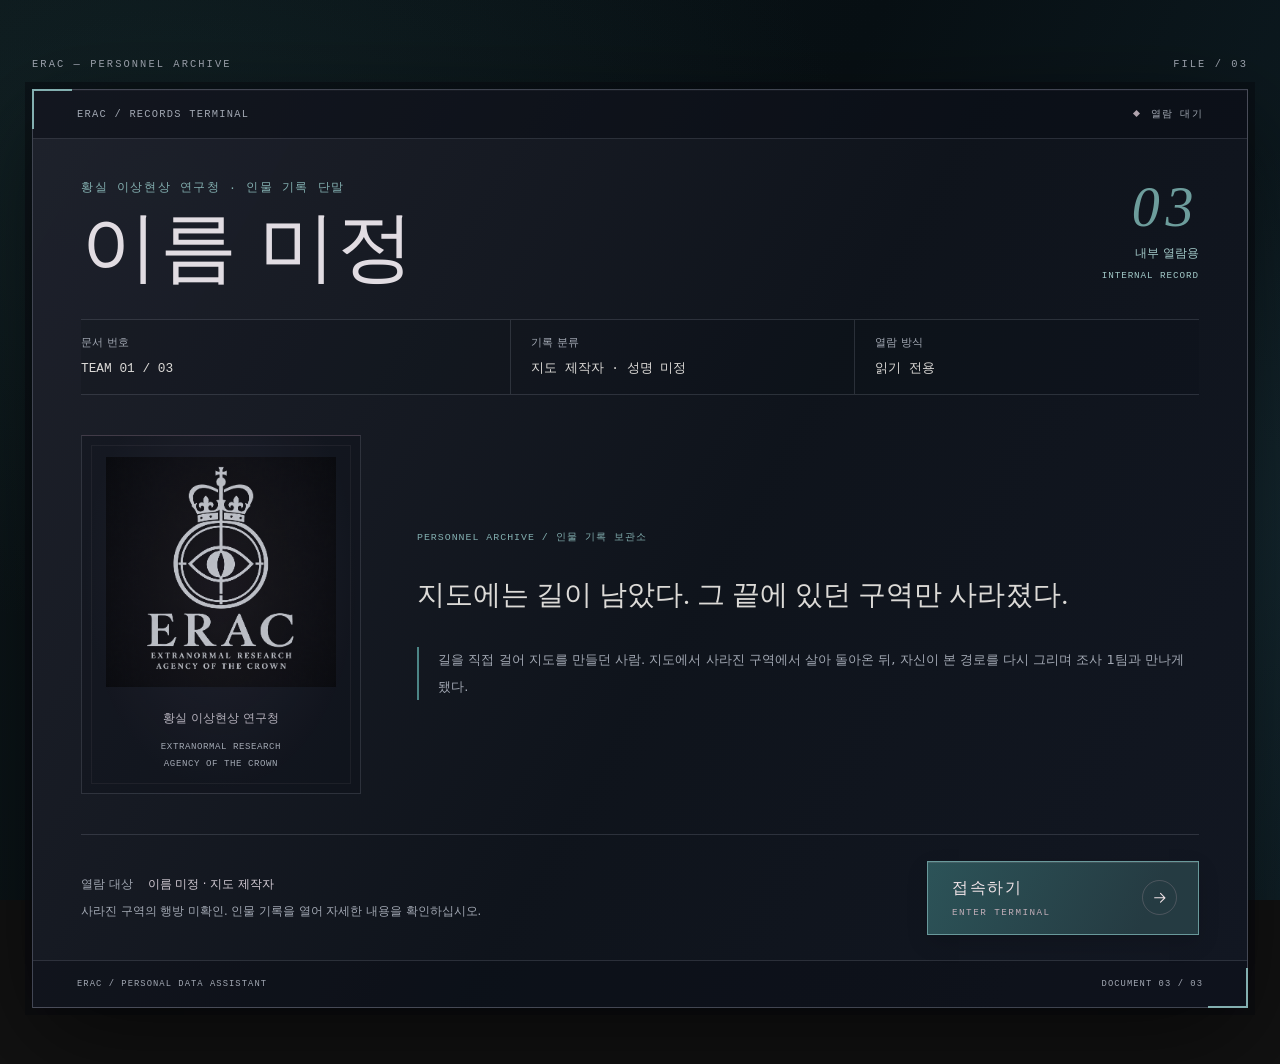
<file: index.html>
<!doctype html>
<html lang="ko">
  <head>
    <meta charset="utf-8" />
    <meta name="viewport" content="width=device-width, initial-scale=1" />
    <meta name="description" content="지도에서 사라진 구역에서 살아 돌아와 ERAC 조사 1팀에 합류한 지도 제작자의 인물 기록." />
    <meta name="theme-color" content="#0a1012" />
    <link rel="stylesheet" href="styles.css?v=archive-3" />
    <title>이름 미정 · 지도 제작자 인물 기록</title>
  </head>
  <body class="entry-page">
    <a class="skip-link" href="#terminal-title">본문으로 건너뛰기</a>
    <main class="entry-shell">
      <div class="archive-rail" aria-hidden="true"><span>ERAC — PERSONNEL ARCHIVE</span><span>FILE / 03</span></div>
      <section class="pda-document" aria-labelledby="terminal-title">
        <header class="document-bar"><span>ERAC / RECORDS TERMINAL</span><span class="document-status"><span aria-hidden="true"></span>열람 대기</span></header>
        <div class="document-heading"><div><p class="document-kicker">황실 이상현상 연구청 · 인물 기록 단말</p><h1 id="terminal-title" class="pending-title">이름 미정</h1></div><span class="document-stamp"><span class="stamp-number" aria-hidden="true">03</span>내부 열람용<br /><span lang="en">INTERNAL RECORD</span></span></div>
        <dl class="document-metadata"><div><dt>문서 번호</dt><dd>TEAM 01 / 03</dd></div><div><dt>기록 분류</dt><dd>지도 제작자 · 성명 미정</dd></div><div><dt>열람 방식</dt><dd>읽기 전용</dd></div></dl>
        <div class="document-body">
          <figure class="document-seal"><img src="assets/erac-logo.png" width="1254" height="1254" alt="ERAC 황실 이상현상 연구청 문장" decoding="async" /><figcaption>황실 이상현상 연구청<span lang="en">EXTRANORMAL RESEARCH<br />AGENCY OF THE CROWN</span></figcaption></figure>
          <div class="opening"><p class="document-kicker">PERSONNEL ARCHIVE / 인물 기록 보관소</p><blockquote class="case-quote" lang="ko"><p>지도에는 길이 남았다. 그 끝에 있던 구역만 사라졌다.</p></blockquote><p class="opening-translation">길을 직접 걸어 지도를 만들던 사람. 지도에서 사라진 구역에서 살아 돌아온 뒤, 자신이 본 경로를 다시 그리며 조사 1팀과 만나게 됐다.</p></div>
        </div>
        <div class="document-access"><p class="access-notice">열람 대상 <strong>이름 미정 · 지도 제작자</strong><span>사라진 구역의 행방 미확인. 인물 기록을 열어 자세한 내용을 확인하십시오.</span></p><a class="access-button" href="profile.html" aria-label="접속하기"><span class="access-copy"><span class="access-label">접속하기</span><span class="access-caption" aria-hidden="true">ENTER TERMINAL</span></span><span class="access-arrow" aria-hidden="true"><svg viewBox="0 0 24 24" fill="none"><path d="M5 12h14m-6-6 6 6-6 6" stroke="currentColor" stroke-width="1.5" stroke-linecap="round" stroke-linejoin="round" /></svg></span></a></div>
        <div class="document-end"><span>ERAC / PERSONAL DATA ASSISTANT</span><span>DOCUMENT 03 <span aria-hidden="true">/</span> 03</span></div>
      </section>
    </main>
  </body>
</html>
</file>
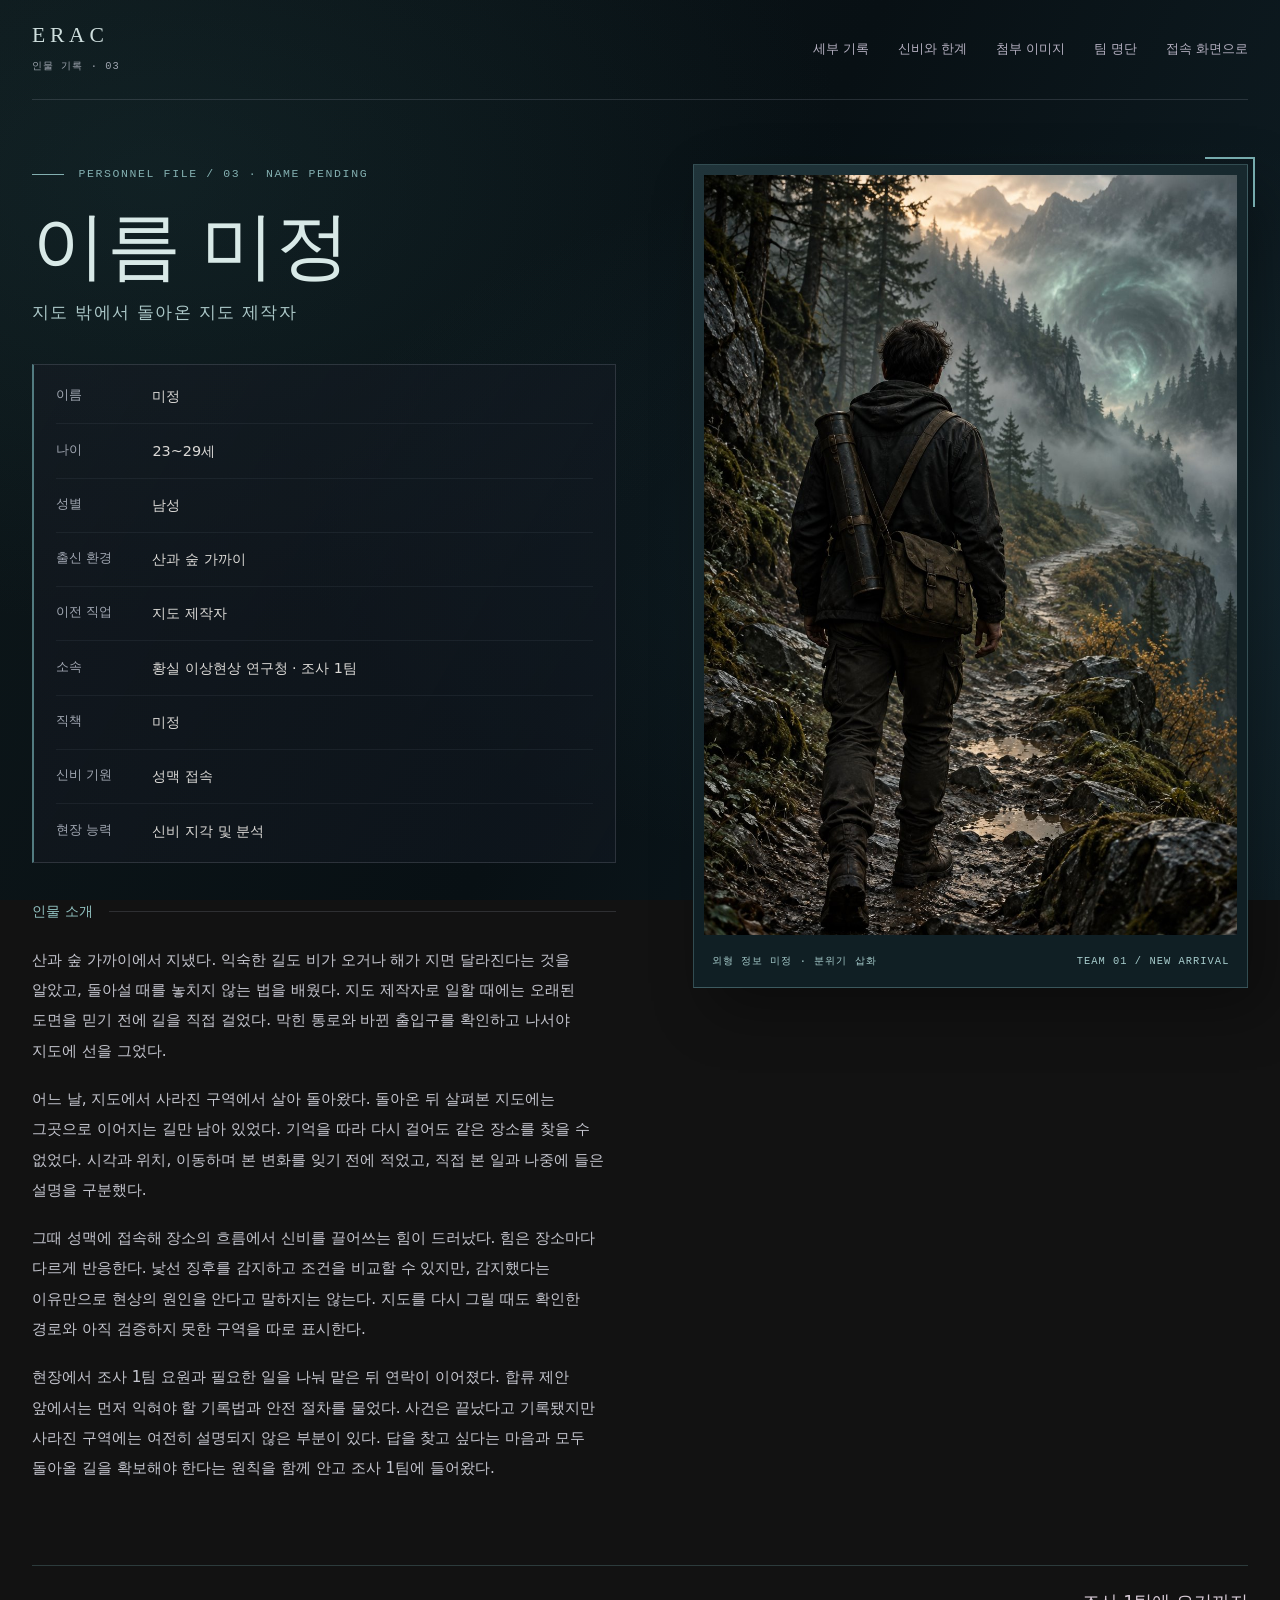
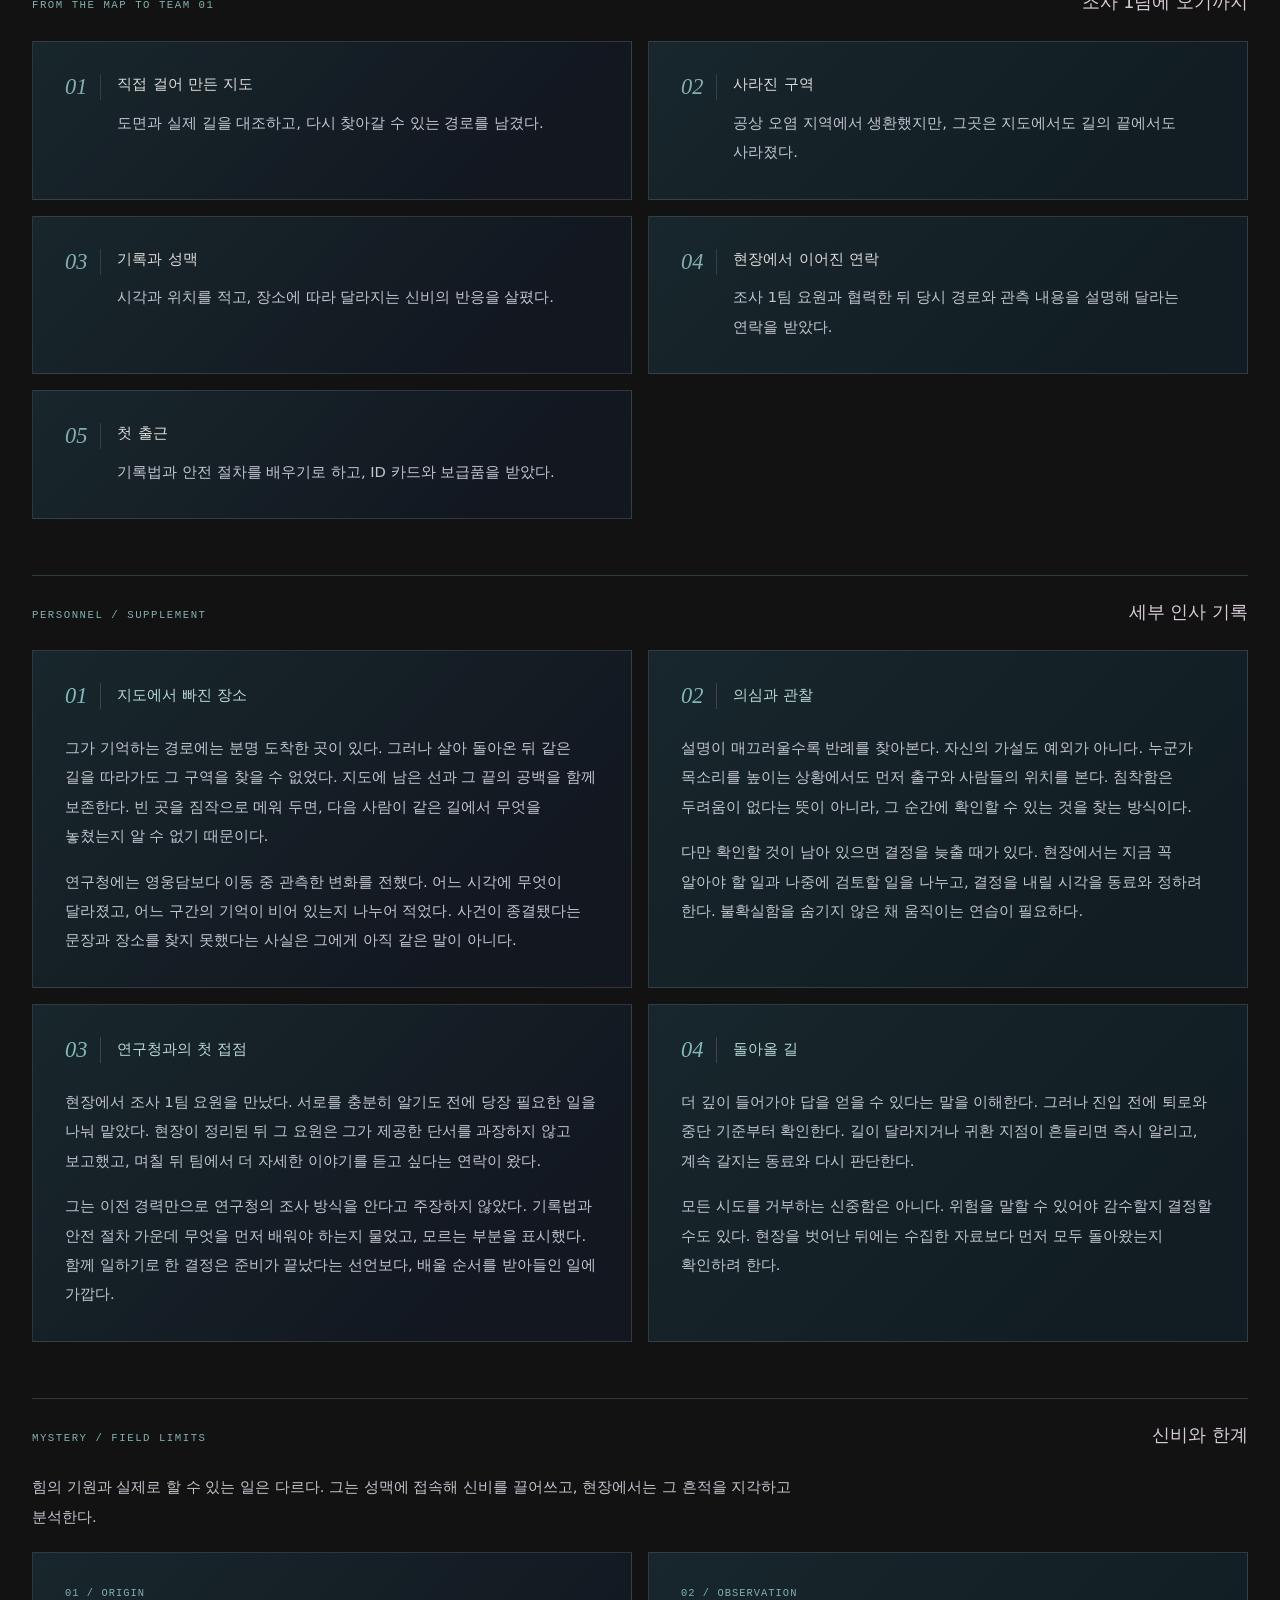
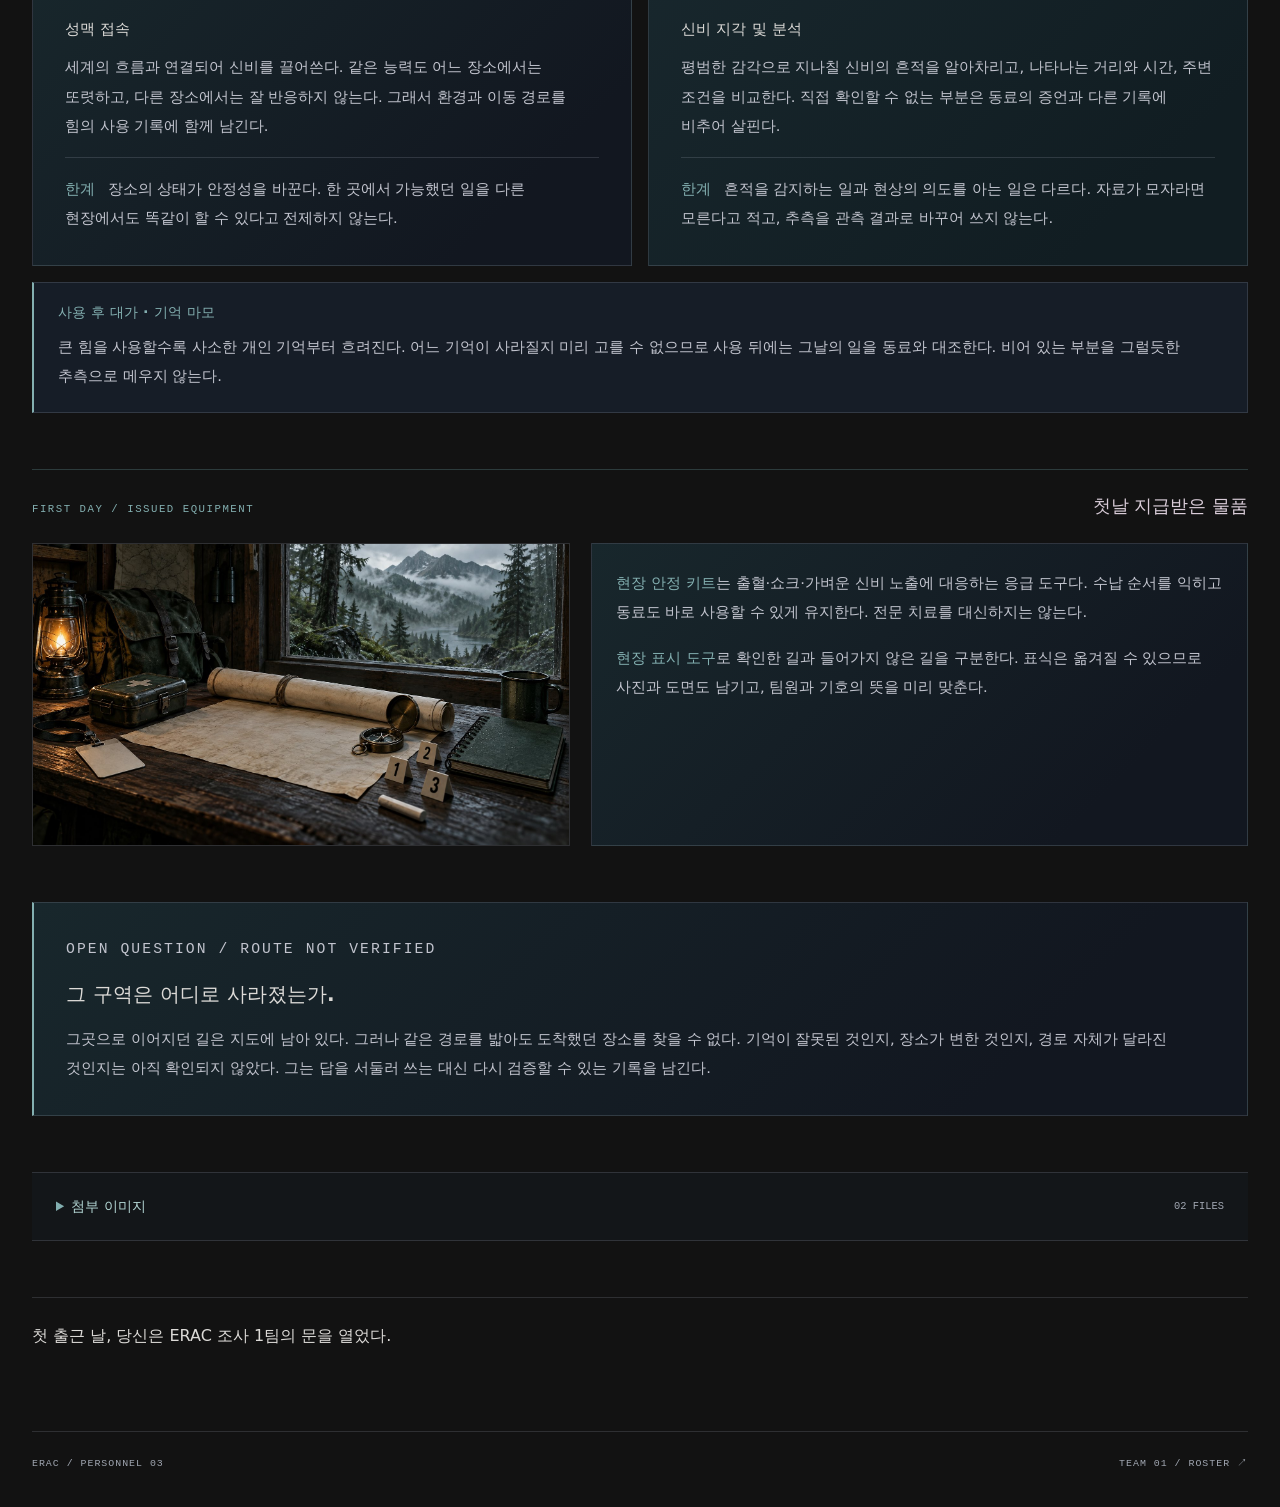
<file: profile.html>
<!doctype html>
<html lang="ko">
  <head>
    <meta charset="utf-8" />
    <meta name="viewport" content="width=device-width, initial-scale=1" />
    <meta name="description" content="지도에서 사라진 구역에서 살아 돌아와 ERAC 조사 1팀에 합류한 지도 제작자의 인물 기록." />
    <meta name="theme-color" content="#0a1012" />
    <link rel="stylesheet" href="styles.css?v=archive-3" />
    <title>이름 미정 · 지도 제작자 인물 기록</title>
  </head>
  <body class="profile-page">
    <a class="skip-link" href="#profile-title">본문으로 건너뛰기</a>
    <main class="shell">
      <header class="topbar" aria-label="인물 기록">
        <a class="brand" href="./" aria-label="접속 화면으로 돌아가기">ERAC<span class="brand-subtitle">인물 기록 · 03</span></a>
        <nav class="header-nav" aria-label="주 메뉴">
          <a class="exit-link" href="#personnel-detail">세부 기록</a>
          <a class="exit-link" href="#abilities">신비와 한계</a>
          <a class="exit-link" href="#attachments">첨부 이미지</a>
          <a class="exit-link" href="https://castorice-sa.github.io/Team01-Roster/">팀 명단</a>
          <a class="exit-link" href="./">접속 화면으로</a>
        </nav>
      </header>
      <section class="intro" aria-labelledby="profile-title">
        <div class="profile-copy">
          <p class="eyebrow">PERSONNEL FILE / 03 · NAME PENDING</p>
          <h1 id="profile-title">이름 미정</h1>
          <p class="character-name">지도 밖에서 돌아온 지도 제작자</p>

          <dl class="record-fields">
            <div><dt>이름</dt><dd>미정</dd></div>
            <div><dt>나이</dt><dd>23~29세</dd></div>
            <div><dt>성별</dt><dd>남성</dd></div>
            <div><dt>출신 환경</dt><dd>산과 숲 가까이</dd></div>
            <div><dt>이전 직업</dt><dd>지도 제작자</dd></div>
            <div><dt>소속</dt><dd>황실 이상현상 연구청 · 조사 1팀</dd></div>
            <div><dt>직책</dt><dd>미정</dd></div>
            <div><dt>신비 기원</dt><dd>성맥 접속</dd></div>
            <div><dt>현장 능력</dt><dd>신비 지각 및 분석</dd></div>
          </dl>

          <div class="profile-bio">
            <h2>인물 소개</h2>
            <p>산과 숲 가까이에서 지냈다. 익숙한 길도 비가 오거나 해가 지면 달라진다는 것을 알았고, 돌아설 때를 놓치지 않는 법을 배웠다. 지도 제작자로 일할 때에는 오래된 도면을 믿기 전에 길을 직접 걸었다. 막힌 통로와 바뀐 출입구를 확인하고 나서야 지도에 선을 그었다.</p>
            <p>어느 날, 지도에서 사라진 구역에서 살아 돌아왔다. 돌아온 뒤 살펴본 지도에는 그곳으로 이어지는 길만 남아 있었다. 기억을 따라 다시 걸어도 같은 장소를 찾을 수 없었다. 시각과 위치, 이동하며 본 변화를 잊기 전에 적었고, 직접 본 일과 나중에 들은 설명을 구분했다.</p>
            <p>그때 성맥에 접속해 장소의 흐름에서 신비를 끌어쓰는 힘이 드러났다. 힘은 장소마다 다르게 반응한다. 낯선 징후를 감지하고 조건을 비교할 수 있지만, 감지했다는 이유만으로 현상의 원인을 안다고 말하지는 않는다. 지도를 다시 그릴 때도 확인한 경로와 아직 검증하지 못한 구역을 따로 표시한다.</p>
            <p>현장에서 조사 1팀 요원과 필요한 일을 나눠 맡은 뒤 연락이 이어졌다. 합류 제안 앞에서는 먼저 익혀야 할 기록법과 안전 절차를 물었다. 사건은 끝났다고 기록됐지만 사라진 구역에는 여전히 설명되지 않은 부분이 있다. 답을 찾고 싶다는 마음과 모두 돌아올 길을 확보해야 한다는 원칙을 함께 안고 조사 1팀에 들어왔다.</p>
          </div>
        </div>
        <figure class="portrait">
          <img src="assets/cartographer-back.jpg" alt="산길에 선 남성의 뒷모습을 그린 분위기 삽화. 실제 외형은 아직 정해지지 않았다." width="1024" height="1536" decoding="async" />
          <figcaption><span>외형 정보 미정 · 분위기 삽화</span><span>TEAM 01 / NEW ARRIVAL</span></figcaption>
        </figure>
      </section>

      <section class="story-route" aria-labelledby="route-title">
        <div class="detail-heading"><p class="eyebrow">FROM THE MAP TO TEAM 01</p><h2 id="route-title">조사 1팀에 오기까지</h2></div>
        <ol>
          <li><span>01</span><div><h3>직접 걸어 만든 지도</h3><p>도면과 실제 길을 대조하고, 다시 찾아갈 수 있는 경로를 남겼다.</p></div></li>
          <li><span>02</span><div><h3>사라진 구역</h3><p>공상 오염 지역에서 생환했지만, 그곳은 지도에서도 길의 끝에서도 사라졌다.</p></div></li>
          <li><span>03</span><div><h3>기록과 성맥</h3><p>시각과 위치를 적고, 장소에 따라 달라지는 신비의 반응을 살폈다.</p></div></li>
          <li><span>04</span><div><h3>현장에서 이어진 연락</h3><p>조사 1팀 요원과 협력한 뒤 당시 경로와 관측 내용을 설명해 달라는 연락을 받았다.</p></div></li>
          <li><span>05</span><div><h3>첫 출근</h3><p>기록법과 안전 절차를 배우기로 하고, ID 카드와 보급품을 받았다.</p></div></li>
        </ol>
      </section>

      <section class="personnel-detail" id="personnel-detail" aria-labelledby="detail-title">
        <div class="detail-heading"><p class="eyebrow">PERSONNEL / SUPPLEMENT</p><h2 id="detail-title">세부 인사 기록</h2></div>
        <div class="detail-grid">
          <article class="record-panel"><h3><span class="section-number">01</span>지도에서 빠진 장소</h3>
            <p>그가 기억하는 경로에는 분명 도착한 곳이 있다. 그러나 살아 돌아온 뒤 같은 길을 따라가도 그 구역을 찾을 수 없었다. 지도에 남은 선과 그 끝의 공백을 함께 보존한다. 빈 곳을 짐작으로 메워 두면, 다음 사람이 같은 길에서 무엇을 놓쳤는지 알 수 없기 때문이다.</p>
            <p>연구청에는 영웅담보다 이동 중 관측한 변화를 전했다. 어느 시각에 무엇이 달라졌고, 어느 구간의 기억이 비어 있는지 나누어 적었다. 사건이 종결됐다는 문장과 장소를 찾지 못했다는 사실은 그에게 아직 같은 말이 아니다.</p>
          </article>
          <article class="record-panel"><h3><span class="section-number">02</span>의심과 관찰</h3>
            <p>설명이 매끄러울수록 반례를 찾아본다. 자신의 가설도 예외가 아니다. 누군가 목소리를 높이는 상황에서도 먼저 출구와 사람들의 위치를 본다. 침착함은 두려움이 없다는 뜻이 아니라, 그 순간에 확인할 수 있는 것을 찾는 방식이다.</p>
            <p>다만 확인할 것이 남아 있으면 결정을 늦출 때가 있다. 현장에서는 지금 꼭 알아야 할 일과 나중에 검토할 일을 나누고, 결정을 내릴 시각을 동료와 정하려 한다. 불확실함을 숨기지 않은 채 움직이는 연습이 필요하다.</p>
          </article>
          <article class="record-panel"><h3><span class="section-number">03</span>연구청과의 첫 접점</h3>
            <p>현장에서 조사 1팀 요원을 만났다. 서로를 충분히 알기도 전에 당장 필요한 일을 나눠 맡았다. 현장이 정리된 뒤 그 요원은 그가 제공한 단서를 과장하지 않고 보고했고, 며칠 뒤 팀에서 더 자세한 이야기를 듣고 싶다는 연락이 왔다.</p>
            <p>그는 이전 경력만으로 연구청의 조사 방식을 안다고 주장하지 않았다. 기록법과 안전 절차 가운데 무엇을 먼저 배워야 하는지 물었고, 모르는 부분을 표시했다. 함께 일하기로 한 결정은 준비가 끝났다는 선언보다, 배울 순서를 받아들인 일에 가깝다.</p>
          </article>
          <article class="record-panel"><h3><span class="section-number">04</span>돌아올 길</h3>
            <p>더 깊이 들어가야 답을 얻을 수 있다는 말을 이해한다. 그러나 진입 전에 퇴로와 중단 기준부터 확인한다. 길이 달라지거나 귀환 지점이 흔들리면 즉시 알리고, 계속 갈지는 동료와 다시 판단한다.</p>
            <p>모든 시도를 거부하는 신중함은 아니다. 위험을 말할 수 있어야 감수할지 결정할 수도 있다. 현장을 벗어난 뒤에는 수집한 자료보다 먼저 모두 돌아왔는지 확인하려 한다.</p>
          </article>
        </div>
      </section>

      <section class="abilities-section" id="abilities" aria-labelledby="abilities-title">
        <div class="detail-heading"><p class="eyebrow">MYSTERY / FIELD LIMITS</p><h2 id="abilities-title">신비와 한계</h2></div>
        <p class="section-lead">힘의 기원과 실제로 할 수 있는 일은 다르다. 그는 성맥에 접속해 신비를 끌어쓰고, 현장에서는 그 흔적을 지각하고 분석한다.</p>
        <div class="ability-grid">
          <article class="ability-panel"><span>01 / ORIGIN</span><h3>성맥 접속</h3><p>세계의 흐름과 연결되어 신비를 끌어쓴다. 같은 능력도 어느 장소에서는 또렷하고, 다른 장소에서는 잘 반응하지 않는다. 그래서 환경과 이동 경로를 힘의 사용 기록에 함께 남긴다.</p><p class="limit"><strong>한계</strong> 장소의 상태가 안정성을 바꾼다. 한 곳에서 가능했던 일을 다른 현장에서도 똑같이 할 수 있다고 전제하지 않는다.</p></article>
          <article class="ability-panel"><span>02 / OBSERVATION</span><h3>신비 지각 및 분석</h3><p>평범한 감각으로 지나칠 신비의 흔적을 알아차리고, 나타나는 거리와 시간, 주변 조건을 비교한다. 직접 확인할 수 없는 부분은 동료의 증언과 다른 기록에 비추어 살핀다.</p><p class="limit"><strong>한계</strong> 흔적을 감지하는 일과 현상의 의도를 아는 일은 다르다. 자료가 모자라면 모른다고 적고, 추측을 관측 결과로 바꾸어 쓰지 않는다.</p></article>
        </div>
        <div class="ability-cost"><strong>사용 후 대가 · 기억 마모</strong><p>큰 힘을 사용할수록 사소한 개인 기억부터 흐려진다. 어느 기억이 사라질지 미리 고를 수 없으므로 사용 뒤에는 그날의 일을 동료와 대조한다. 비어 있는 부분을 그럴듯한 추측으로 메우지 않는다.</p></div>
      </section>

      <section class="field-section" aria-labelledby="field-title">
        <div class="detail-heading"><p class="eyebrow">FIRST DAY / ISSUED EQUIPMENT</p><h2 id="field-title">첫날 지급받은 물품</h2></div>
        <div class="field-layout">
          <img src="assets/map-kit.jpg" alt="지도, 나침반, 현장 표시 도구와 응급 키트가 놓인 보급대의 분위기 삽화" width="1672" height="941" loading="lazy" decoding="async" />
          <div class="field-copy"><p><strong>현장 안정 키트</strong>는 출혈·쇼크·가벼운 신비 노출에 대응하는 응급 도구다. 수납 순서를 익히고 동료도 바로 사용할 수 있게 유지한다. 전문 치료를 대신하지는 않는다.</p><p><strong>현장 표시 도구</strong>로 확인한 길과 들어가지 않은 길을 구분한다. 표식은 옮겨질 수 있으므로 사진과 도면도 남기고, 팀원과 기호의 뜻을 미리 맞춘다.</p></div>
        </div>
      </section>

      <section class="unresolved" aria-labelledby="unresolved-title">
        <p class="eyebrow">OPEN QUESTION / ROUTE NOT VERIFIED</p>
        <h2 id="unresolved-title">그 구역은 어디로 사라졌는가.</h2>
        <p>그곳으로 이어지던 길은 지도에 남아 있다. 그러나 같은 경로를 밟아도 도착했던 장소를 찾을 수 없다. 기억이 잘못된 것인지, 장소가 변한 것인지, 경로 자체가 달라진 것인지는 아직 확인되지 않았다. 그는 답을 서둘러 쓰는 대신 다시 검증할 수 있는 기록을 남긴다.</p>
      </section>

      <details class="attachments" id="attachments">
        <summary>첨부 이미지 <span>02 FILES</span></summary>
        <div class="image-grid">
          <figure><img src="assets/vanished-route.jpg" alt="산길 끝에 설명할 수 없는 공간의 틈이 나타난 분위기 삽화" width="1916" height="821" loading="lazy" decoding="async" /><figcaption>01 / 지도에서 사라진 길</figcaption></figure>
          <figure><img src="assets/map-kit.jpg" alt="지도와 현장 표시 도구, 응급 키트가 놓인 보급대의 분위기 삽화" width="1672" height="941" loading="lazy" decoding="async" /><figcaption>02 / 첫날의 보급품</figcaption></figure>
        </div>
      </details>

      <p class="closing-line">첫 출근 날, 당신은 ERAC 조사 1팀의 문을 열었다.</p>
    </main>
    <footer><span>ERAC / PERSONNEL 03</span><a href="https://castorice-sa.github.io/Team01-Roster/">TEAM 01 / ROSTER ↗</a></footer>
  </body>
</html>
</file>
<file: styles.css>
/* ERAC archive: charcoal, storm blue, faded wine, silver. No external assets. */
:root {
  color-scheme: dark;
  --ink: #0a1114;
  --panel: #141a23;
  --text: #dcdad7;
  --muted: #a1a7b2;
  --line: rgba(176, 184, 200, .18);
  --silver: #b7b5c5;
  --wine: #83afb0;
  --wine-dark: #304f52;
  --mono: ui-monospace, "Cascadia Code", Consolas, monospace;
  font-family: Pretendard, "Noto Sans KR", system-ui, -apple-system, "Segoe UI", sans-serif;
  font-synthesis: none;
  text-rendering: optimizeLegibility;
}
* { box-sizing: border-box; }
[hidden] { display: none !important; }
html { scroll-behavior: smooth; scroll-padding-top: 2rem; }
body {
  min-width: 320px;
  margin: 0;
  min-height: 100vh;
  color: var(--text);
  background:
    radial-gradient(ellipse at 12% 20%, rgba(39, 82, 86, .19), transparent 44%),
    radial-gradient(ellipse at 87% 58%, rgba(42, 79, 92, .24), transparent 52%),
    linear-gradient(115deg, #0d171a, #081014 52%, #102027);
  background-attachment: fixed;
}
body::before {
  content: "";
  position: fixed;
  inset: 0;
  pointer-events: none;
  background:
    linear-gradient(90deg, transparent calc(50% - 660px), var(--line) calc(50% - 659px), transparent calc(50% - 658px), transparent calc(50% + 658px), var(--line) calc(50% + 659px), transparent calc(50% + 660px)),
    repeating-linear-gradient(0deg, transparent 0 3px, rgba(167, 174, 194, .015) 3px 4px);
  opacity: .65;
  z-index: -1;
}
a { color: inherit; }
a:focus-visible, summary:focus-visible {
  outline: 2px solid #c9b9c8;
  outline-offset: 6px;
}
h1, h2, h3, p { margin-top: 0; }
h1 { margin-bottom: 0; font-family: Georgia, "Times New Roman", serif; font-weight: 400; }
.shell, footer { width: min(1220px, calc(100% - 64px)); margin-inline: auto; }
.eyebrow, .document-kicker {
  color: var(--wine);
  font: .72rem/1.8 var(--mono);
  letter-spacing: .14em;
}
.entry-shell {
  width: min(1220px, calc(100% - 64px));
  min-height: 100svh;
  margin-inline: auto;
  display: flex;
  flex-direction: column;
  justify-content: center;
  padding-block: 3.5rem;
}
.archive-rail {
  display: flex;
  justify-content: space-between;
  gap: 1rem;
  padding: 0 0 1rem;
  color: var(--muted);
  font: .65rem/1.6 var(--mono);
  letter-spacing: .2em;
}
.pda-document {
  position: relative;
  border: 1px solid rgba(175, 179, 199, .3);
  background: linear-gradient(120deg, rgba(31, 34, 44, .97), rgba(15, 20, 28, .99) 55%, #121722);
  box-shadow: 0 32px 100px #0008, 0 0 0 7px #090b1080, inset 0 1px #d4c7d315;
}
.pda-document::before, .pda-document::after {
  content: "";
  position: absolute;
  pointer-events: none;
  width: 38px;
  height: 38px;
  border-color: var(--wine);
  border-style: solid;
}
.pda-document::before { top: -1px; left: -1px; border-width: 2px 0 0 2px; }
.pda-document::after { bottom: -1px; right: -1px; border-width: 0 2px 2px 0; }
.document-bar, .document-end {
  display: flex;
  justify-content: space-between;
  align-items: center;
  gap: 1rem;
  padding: 1rem 2.75rem;
  color: var(--muted);
  font: .65rem/1.6 var(--mono);
  letter-spacing: .12em;
}
.document-bar { background: #090d1480; border-bottom: 1px solid var(--line); }
.document-status { display: inline-flex; align-items: center; gap: .7rem; white-space: nowrap; }
.document-status > span { width: 5px; height: 5px; background: #b1a4ae; transform: rotate(45deg); }
.document-heading { display: flex; justify-content: space-between; align-items: center; gap: 2rem; padding: 2.4rem 3rem 2rem; }
.document-kicker { margin-bottom: .75rem; word-break: keep-all; }
.document-heading h1 { font-size: clamp(3.5rem, 6vw, 5.8rem); letter-spacing: .16em; line-height: 1; color: #e1dce2; }
.document-stamp { text-align: right; color: #a2c9c8; font-size: .75rem; line-height: 1.8; }
.document-stamp > span { font: .58rem/1.8 var(--mono); letter-spacing: .1em; }
.document-stamp .stamp-number { display: block; font: italic 3.5rem/1 Georgia, serif; color: #6d9d9c; margin-bottom: .5rem; }
.document-metadata { display: grid; grid-template-columns: 1.25fr 1fr 1fr; margin: 0 3rem; border-block: 1px solid var(--line); background: #090d142b; }
.document-metadata > div { padding: .9rem 1.25rem; border-right: 1px solid var(--line); }
.document-metadata > div:first-child { padding-left: 0; }
.document-metadata > div:last-child { border: 0; }
.document-metadata dt { color: var(--muted); font-size: .7rem; }
.document-metadata dd { margin: .5rem 0 0; font: .8rem/1.7 var(--mono); }
.document-body { display: grid; grid-template-columns: 280px minmax(0, 1fr); align-items: center; gap: 3.5rem; padding: 2.5rem 3rem; }
.document-seal {
  position: relative;
  isolation: isolate;
  margin: 0;
  padding: 1.3rem 1.5rem;
  text-align: center;
  background: radial-gradient(ellipse at 50% 40%, #85739120, transparent 70%), #0c111a55;
  border: 1px solid var(--line);
  border-top-color: #8b768960;
}
.document-seal::before { content: ""; position: absolute; inset: 9px; border: 1px solid #a69aaa15; pointer-events: none; }
.document-seal img { display: block; width: 100%; height: auto; mix-blend-mode: screen; }
.document-seal figcaption { margin-top: 1.3rem; color: #b6b2bd; font-size: .78rem; line-height: 1.8; }
.document-seal figcaption span { display: block; margin-top: .6rem; color: var(--muted); font: .57rem/1.8 var(--mono); letter-spacing: .06em; }
.opening { min-width: 0; padding-block: .5rem; }
.opening .document-kicker { font-size: .62rem; letter-spacing: .1em; margin-bottom: 1.6rem; }
.opening blockquote { margin: 0 0 1.4rem; }
.opening blockquote p { margin: 0; font-family: Georgia, "Times New Roman", serif; line-height: 1.55; }
.opening blockquote[lang="fr"] p { font-size: clamp(1.5rem, 2.3vw, 2.15rem); font-style: italic; color: #e0d7dc; }
.opening blockquote[lang="en"] p { font-size: clamp(1.05rem, 1.4vw, 1.3rem); color: #b5bac8; }
.opening-translation { margin: 1.8rem 0 0; padding-left: 1.2rem; border-left: 2px solid #4c8586; color: var(--muted); font-size: .8rem; line-height: 2; word-break: keep-all; }
.document-access { display: flex; justify-content: space-between; align-items: center; gap: 2rem; margin: 0 3rem; padding: 1.6rem 0; border-top: 1px solid var(--line); }
.access-notice { margin: 0; color: var(--muted); font-size: .72rem; line-height: 1.8; }
.access-notice strong { margin-left: .7rem; color: #d3cbd4; font-weight: 500; }
.access-notice > span { display: block; margin-top: .4rem; }
.access-button {
  display: inline-flex;
  justify-content: space-between;
  align-items: center;
  flex-shrink: 0;
  width: 17rem;
  min-height: 4.4rem;
  padding: 1rem 1.3rem 1rem 1.5rem;
  border: 1px solid #69999b;
  background: linear-gradient(115deg, #2c5358, #253b42 80%);
  box-shadow: inset 0 1px #d4bec225, 0 8px 20px #0002;
  color: #f0e3e7;
  text-decoration: none;
  transition: background 180ms, border-color 180ms, transform 180ms;
}
.access-copy { display: grid; gap: .5rem; }
.access-label { font-size: 1rem; letter-spacing: .1em; }
.access-caption { color: #c1aeb8; font: .58rem var(--mono); letter-spacing: .16em; }
.access-arrow { display: grid; place-items: center; width: 2.2rem; height: 2.2rem; border: 1px solid #b49da645; border-radius: 50%; transition: transform 180ms; }
.access-arrow svg { width: 1.1rem; height: 1.1rem; }
.access-button:hover { background: linear-gradient(115deg, #367077, #2a464c); border-color: #a6d3d1; transform: translateY(-2px); }
.access-button:hover .access-arrow { transform: translateX(3px); }
.access-button:active { transform: none; }
.document-end { border-top: 1px solid var(--line); background: #090d1460; font-size: .55rem; }

/* Personal dossier */
.topbar { display: flex; justify-content: space-between; align-items: center; gap: 2rem; min-height: 100px; border-bottom: 1px solid var(--line); }
.brand { font-family: Georgia, serif; font-size: 1.35rem; letter-spacing: .22em; text-decoration: none; color: #cfdfde; }
.brand-subtitle { display: block; margin-top: .6rem; font: .65rem/1.7 var(--mono); color: var(--muted); letter-spacing: .1em; }
.header-nav { display: flex; gap: 1.8rem; flex-wrap: wrap; }
.exit-link { font-size: .8rem; color: #b5b0c1; text-decoration: none; padding-block: .65rem; border-bottom: 1px solid transparent; }
.exit-link:hover { color: #e4d8e4; border-bottom-color: var(--wine); }
.intro { display: grid; grid-template-columns: minmax(0, 1fr) minmax(0, .95fr); gap: clamp(2.5rem, 6vw, 5.5rem); align-items: start; padding: 4rem 0; }
.intro .eyebrow { display: flex; align-items: center; gap: .9rem; margin-bottom: 1.5rem; }
.intro .eyebrow::before { content: ""; width: 2rem; height: 1px; background: var(--wine); }
.intro h1 { color: #d8e9e7; font-size: clamp(3.6rem, 7vw, 6.5rem); letter-spacing: .06em; line-height: 1; }
.character-name { font-size: 1.05rem; margin: 1rem 0 2.4rem; color: #acc8c8; letter-spacing: .4em; }
.record-fields { margin: 0; padding: .3rem 1.4rem; border: 1px solid var(--line); border-left: 2px solid #527b80; background: linear-gradient(120deg, #1b1c2760, #12192290); font-size: .9rem; }
.record-fields > div { display: grid; grid-template-columns: 4rem minmax(0, 1fr); gap: 1rem; padding: .9rem 0; border-bottom: 1px solid #b0b8c813; line-height: 1.7; }
.record-fields > div:last-child { border: none; }
.record-fields dt { color: var(--muted); font-size: .8rem; }
.record-fields dd { margin: 0; }
.field-title, .field-subtitle, .field-meta { display: block; }
.field-title { color: #d2e3e0; font-weight: 550; }
.field-subtitle { margin-top: .35rem; font-size: .85rem; }
.field-meta { margin-top: .4rem; color: #a3a7b6; font: .68rem/1.75 var(--mono); overflow-wrap: anywhere; }
.field-description { margin: .65rem 0 0; color: var(--muted); font-size: .82rem; line-height: 1.9; word-break: keep-all; overflow-wrap: anywhere; }
.profile-bio { margin-top: 2.4rem; }
.profile-bio h2 { display: flex; align-items: center; gap: 1rem; font-size: .9rem; font-weight: 500; color: #91c1c0; margin-bottom: 1.5rem; }
.profile-bio h2::after { content: ""; height: 1px; background: var(--line); flex: 1; }
.profile-bio p { font-size: .95rem; line-height: 2; margin-bottom: 1.1rem; word-break: keep-all; overflow-wrap: anywhere; color: #c4c5ce; }
.portrait { position: sticky; top: 2rem; min-width: 0; margin: 0; padding: .65rem; border: 1px solid #86b9bc4a; background: linear-gradient(145deg, #20343a, #101f24 60%); box-shadow: 18px 22px 55px #0005; }
.portrait::before { content: ""; position: absolute; top: -.5rem; right: -.5rem; width: 3rem; height: 3rem; border-top: 2px solid #76abad; border-right: 2px solid #76abad; pointer-events: none; }
.portrait img, .image-grid img { display: block; width: 100%; height: auto; }
.portrait figcaption { display: flex; justify-content: space-between; gap: 1rem; padding: 1.1rem .45rem .4rem; font: .65rem/1.7 var(--mono); color: #a8cece; letter-spacing: .1em; }
.personnel-detail { margin-bottom: 3.5rem; }
.detail-heading { display: flex; align-items: center; justify-content: space-between; flex-wrap: wrap; gap: 1rem; padding: 1.5rem 0; border-top: 1px solid #6c9c9f4d; }
.detail-heading h2 { font-size: 1.1rem; font-weight: 500; margin: 0; color: #d8cbd7; }
.detail-heading > span { font: .62rem var(--mono); color: var(--muted); letter-spacing: .14em; }
.detail-grid { display: grid; grid-template-columns: repeat(2, minmax(0, 1fr)); gap: 1rem; }
.record-panel { padding: 2rem; border: 1px solid var(--line); background: linear-gradient(135deg, #18272c, #121720 80%); }
.record-panel:nth-child(even) { background: linear-gradient(135deg, #18272d, #111d22 80%); }
.record-panel h3 { display: flex; align-items: center; gap: 1rem; color: #b9d8d7; font-size: .95rem; font-weight: 500; margin-bottom: 1.5rem; }
.section-number { font: italic 1.4rem Georgia, serif; color: #81b9b8; padding-right: .8rem; border-right: 1px solid #ab85904d; }
.record-panel p { margin: 0; color: #c2c4ce; font-size: .92rem; line-height: 2; word-break: keep-all; overflow-wrap: anywhere; }
.record-panel p + p { margin-top: 1rem; }
.attachments { margin: 0 0 3.5rem; border-block: 1px solid var(--line); background: #18202b50; }
.attachments summary { padding: 1.5rem; cursor: pointer; color: #b5d8d6; font-size: .9rem; }
.attachments summary::marker { color: var(--wine); }
.attachments summary span { float: right; color: var(--muted); font: .65rem/1.8 var(--mono); }
.image-grid { display: grid; grid-template-columns: repeat(3, minmax(0, 1fr)); align-items: start; gap: 1.5rem; padding: .5rem 1.5rem 1.5rem; }
.image-grid figure { margin: 0; min-width: 0; border: 1px solid var(--line); background: #0c111b; }
.image-grid figcaption { padding: .8rem; color: var(--muted); font: .7rem var(--mono); }
footer { display: flex; justify-content: space-between; gap: 1rem; border-top: 1px solid var(--line); padding: 1.5rem 0 2.5rem; }
footer p { margin: 0; font: .62rem/1.6 var(--mono); letter-spacing: .1em; color: var(--muted); }
.empty-record { padding: 4rem 0; line-height: 1.9; }

/* Compact desktop, tablet and phone layouts keep the document readable. */
@media (min-width: 801px) and (max-height: 850px) {
  .entry-shell { padding-block: 1rem; }
  .archive-rail { padding-bottom: .6rem; }
  .document-heading { padding-block: 1rem; }
  .document-heading h1 { font-size: 3.5rem; }
  .document-body { padding-block: 1.2rem; grid-template-columns: 200px minmax(0, 1fr); gap: 2.5rem; }
  .document-seal { padding: .7rem 1rem; }
  .document-seal figcaption { margin-top: .7rem; }
  .document-seal figcaption span { display: none; }
  .document-access { padding-block: 1.1rem; }
  .document-bar, .document-end { padding-block: .75rem; }
  .opening .document-kicker { margin-bottom: 1rem; }
  .opening blockquote { margin-bottom: 1rem; }
  .opening blockquote[lang="fr"] p { font-size: 1.8rem; }
  .opening blockquote[lang="en"] p { font-size: 1.1rem; }
  .opening-translation { margin-top: 1rem; font-size: .75rem; line-height: 1.9; }
}
@media (max-width: 900px) {
  .intro { gap: 2rem; }
  .record-fields { padding-inline: 1rem; }
  .document-body { grid-template-columns: 220px minmax(0, 1fr); gap: 2rem; }
}
@media (max-width: 800px) {
  .entry-shell, .shell, footer { width: calc(100% - 32px); }
  .entry-shell { padding-block: 1.5rem; }
  .document-heading { padding: 1.75rem; }
  .document-metadata { margin-inline: 1.75rem; }
  .document-body { padding: 2rem 1.75rem; grid-template-columns: 1fr; gap: 2rem; }
  .document-seal { width: 220px; justify-self: center; }
  .document-seal figcaption span { display: none; }
  .opening { max-width: 35rem; justify-self: center; }
  .document-access { margin-inline: 1.75rem; }
  .document-bar, .document-end { padding-inline: 1.75rem; }
  .intro { grid-template-columns: 1fr; padding-block: 2.5rem; }
  .portrait { position: relative; top: auto; max-width: 560px; width: 100%; justify-self: center; }
  .detail-grid { grid-template-columns: 1fr; }
  .image-grid { grid-template-columns: repeat(2, minmax(0, 1fr)); }
}
@media (max-width: 540px) {
  .archive-rail { font-size: .5rem; letter-spacing: .09em; }
  .document-heading { gap: 1rem; padding: 1.5rem; }
  .document-heading h1 { font-size: 3rem; }
  .document-kicker { font-size: .6rem; letter-spacing: .06em; }
  .document-stamp .stamp-number { font-size: 2.5rem; }
  .document-stamp { font-size: .6rem; flex-shrink: 0; }
  .document-stamp > span { font-size: .45rem; }
  .document-metadata { margin-inline: 1.5rem; grid-template-columns: 1fr; }
  .document-metadata > div, .document-metadata > div:first-child { display: flex; justify-content: space-between; gap: 1rem; padding: .6rem 0; border: 0; }
  .document-metadata dd { margin: 0; font-size: .7rem; }
  .document-body { padding: 1.75rem 1.5rem; }
  .document-seal { width: 185px; padding: .75rem; }
  .opening .document-kicker { font-size: .52rem; }
  .opening-translation { font-size: .73rem; padding-left: .85rem; }
  .document-access { flex-direction: column; align-items: stretch; margin-inline: 1.5rem; gap: 1.2rem; }
  .access-button { width: 100%; }
  .document-bar, .document-end { padding-inline: 1.5rem; font-size: .5rem; letter-spacing: .04em; flex-wrap: wrap; }
  .topbar { min-height: 90px; gap: 1rem; }
  .header-nav { gap: .25rem .85rem; justify-content: flex-end; max-width: 190px; }
  .exit-link { font-size: .7rem; }
  .brand { font-size: 1.1rem; }
  .brand-subtitle { font-size: .55rem; }
  .record-panel { padding: 1.5rem; }
  .record-panel p { font-size: .9rem; }
  .record-fields > div { grid-template-columns: 3rem minmax(0, 1fr); gap: .75rem; }
  .image-grid { grid-template-columns: 1fr; }
  footer p { font-size: .52rem; }
}
@media (prefers-reduced-motion: reduce) {
  html { scroll-behavior: auto; }
  *, *::before, *::after { transition: none !important; }
}

/* The supplementary record uses Laika's panel, rule and type system. */
.skip-link{position:fixed;z-index:30;top:-100px;left:12px;padding:.65rem 1rem;background:#f4f1e9;color:#111819}
.skip-link:focus{top:12px}
.pending-title{font-family:Georgia,"Batang",serif;letter-spacing:.02em!important;font-size:clamp(2.7rem,6vw,5.8rem)!important;word-break:keep-all}
.intro h1{font-family:Georgia,"Batang",serif;font-size:clamp(3.4rem,5.8vw,5.8rem);letter-spacing:.01em;word-break:keep-all}
.character-name{letter-spacing:.08em;line-height:1.6;word-break:keep-all}
.record-fields{overflow-wrap:anywhere}
.record-fields>div{grid-template-columns:5rem minmax(0,1fr)}
.portrait img{max-height:760px;object-fit:cover;object-position:center 25%}
.portrait figcaption{flex-wrap:wrap}
.story-route,.abilities-section,.field-section,.unresolved{margin-bottom:3.5rem}
.detail-heading{align-items:baseline}
.detail-heading .eyebrow{margin:0;color:var(--wine);font-size:.67rem}
.detail-heading h2{font-size:1.1rem}
.story-route ol{display:grid;grid-template-columns:repeat(2,minmax(0,1fr));gap:1rem;list-style:none;margin:0;padding:0}
.story-route li,.ability-panel{min-width:0;padding:2rem;border:1px solid var(--line);background:linear-gradient(135deg,#18272c,#121720 80%)}
.story-route li:nth-child(even),.ability-panel:nth-child(even){background:linear-gradient(135deg,#18272d,#111d22 80%)}
.story-route li{display:flex;align-items:flex-start;gap:1rem}
.story-route li>span{flex:0 0 auto;font:italic 1.4rem Georgia,serif;color:var(--wine);border-right:1px solid var(--line);padding-right:.8rem}
.story-route h3,.ability-panel h3{margin:0 0 .8rem;color:var(--text);font-size:.96rem;font-weight:550}
.story-route p,.ability-panel p,.ability-cost p,.field-copy p,.unresolved p{margin:0;color:#c2c4ce;font-size:.92rem;line-height:2;word-break:keep-all;overflow-wrap:anywhere}
.ability-grid{display:grid;grid-template-columns:repeat(2,minmax(0,1fr));gap:1rem}
.ability-panel>span{display:block;margin-bottom:1rem;color:var(--wine);font:.65rem/1.7 var(--mono);letter-spacing:.1em}
.ability-panel .limit{margin-top:1rem;padding-top:1rem;border-top:1px solid var(--line)}
.ability-panel .limit strong{color:var(--wine);margin-right:.5rem}
.section-lead{max-width:800px;margin:0 0 1.3rem;color:#c2c4ce;font-size:.92rem;line-height:2;word-break:keep-all}
.ability-cost{margin-top:1rem;padding:1.3rem 1.5rem;border:1px solid var(--line);border-left:2px solid var(--wine);background:#161d27}
.ability-cost>strong{display:block;margin-bottom:.6rem;color:var(--wine);font-size:.9rem}
.field-layout{display:grid;grid-template-columns:minmax(0,.9fr) minmax(0,1.1fr);gap:1.3rem;align-items:stretch}
.field-layout img{width:100%;height:100%;max-height:360px;object-fit:cover;border:1px solid var(--line)}
.field-copy{padding:1.5rem;border:1px solid var(--line);background:linear-gradient(135deg,#18272c,#121720 80%)}
.field-copy p+p{margin-top:1rem}
.field-copy strong{color:var(--wine)}
.unresolved{padding:2rem;border:1px solid var(--line);border-left:2px solid var(--wine);background:linear-gradient(135deg,#18272c,#121720 80%)}
.unresolved .eyebrow{margin-bottom:1rem}
.unresolved h2{margin:0 0 1rem;color:var(--text);font-size:1.25rem;font-weight:550}
.image-grid{grid-template-columns:repeat(2,minmax(0,1fr))}
.closing-line{margin:0 0 3.5rem;padding:1.5rem 0;border-top:1px solid var(--line);color:var(--text);font-size:1rem;line-height:1.8}
footer{align-items:center}
footer span,footer a{color:var(--muted);font:.62rem/1.6 var(--mono);letter-spacing:.1em;text-decoration:none}
footer a:hover{color:var(--wine)}
.opening .case-quote p{font-family:Georgia,"Batang",serif;font-size:clamp(1.35rem,2.2vw,2rem);line-height:1.65;color:var(--text);word-break:keep-all}
.opening .case-quote{margin-bottom:0}
.opening-translation{font-size:.82rem}
@media(max-width:800px){.story-route ol,.ability-grid,.field-layout{grid-template-columns:1fr}.field-layout img{height:auto;max-height:none}}
@media(max-width:540px){.pending-title{font-size:2.5rem!important}.intro h1{font-size:3.25rem}.record-fields>div{grid-template-columns:4rem minmax(0,1fr)}.story-route li,.ability-panel,.unresolved{padding:1.5rem}.field-copy{padding:1.25rem}.opening .case-quote p{font-size:1.3rem}footer{flex-wrap:wrap}}
</file>
